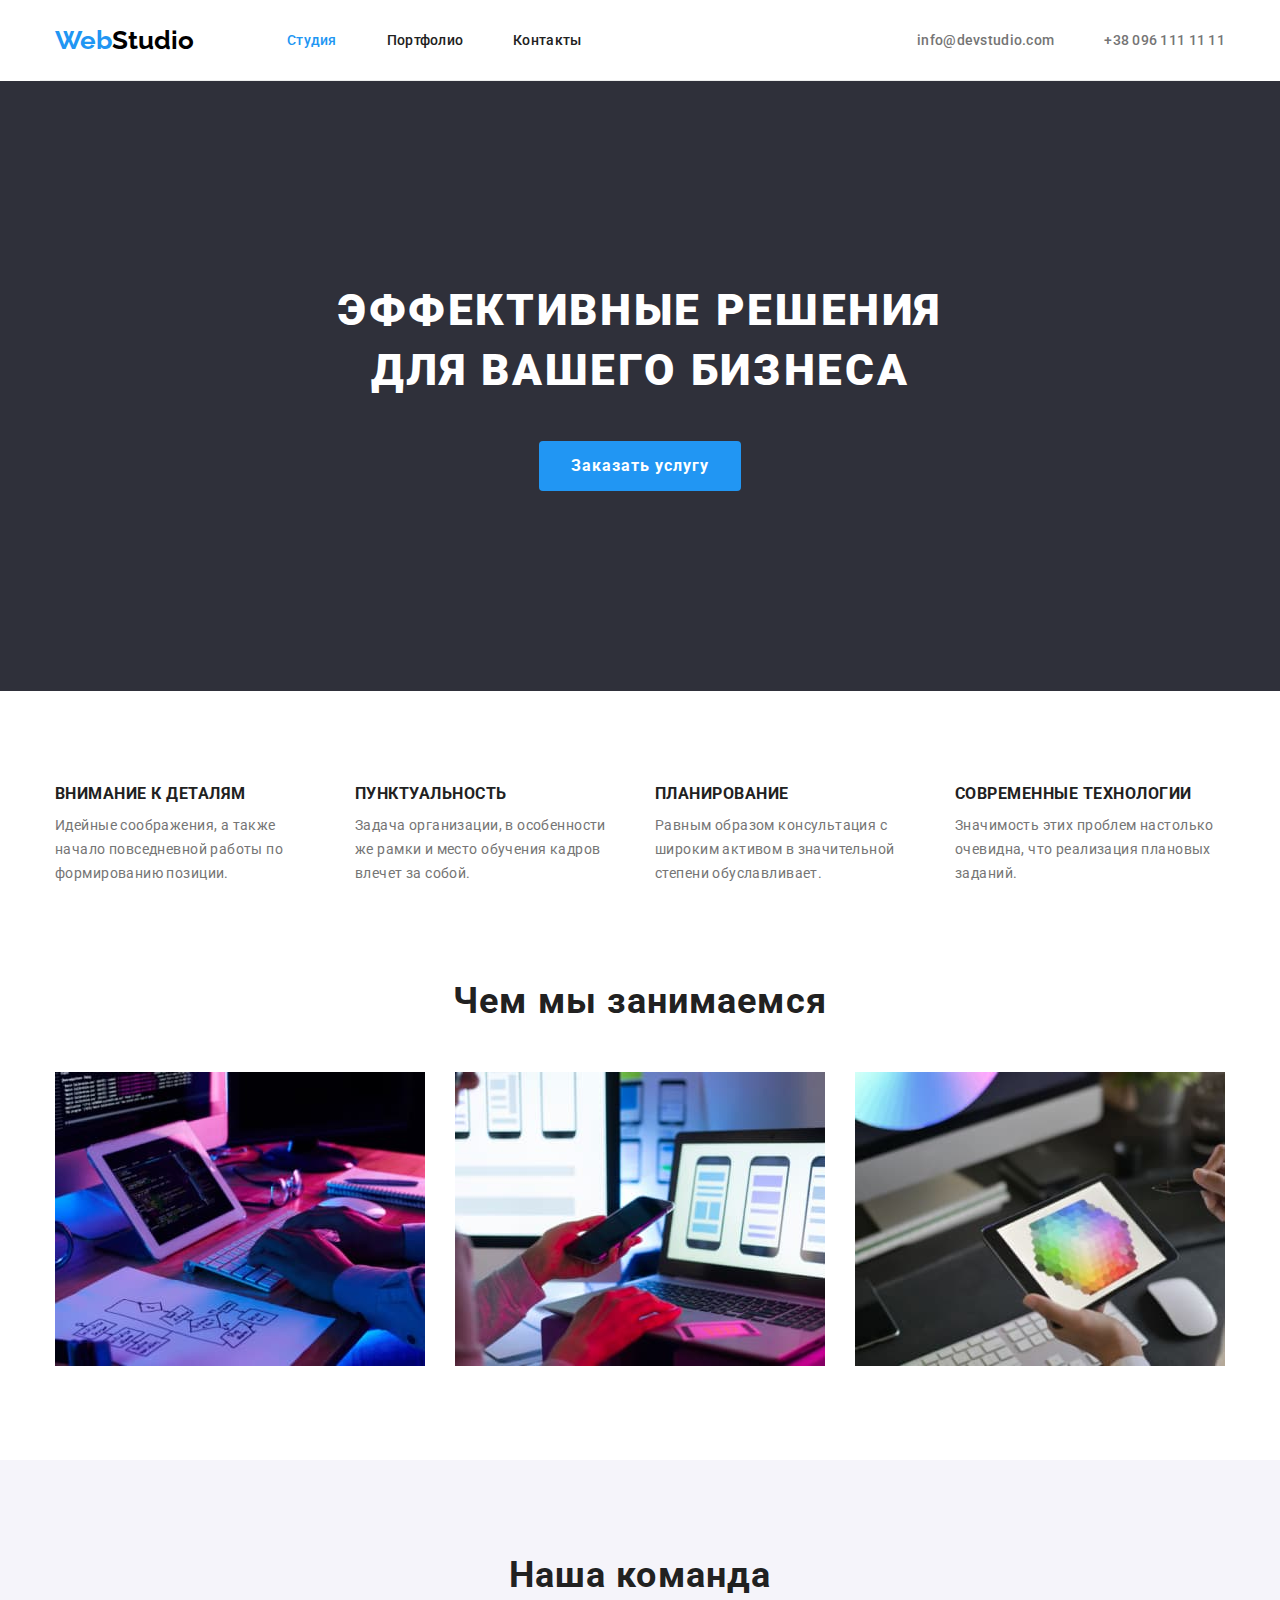
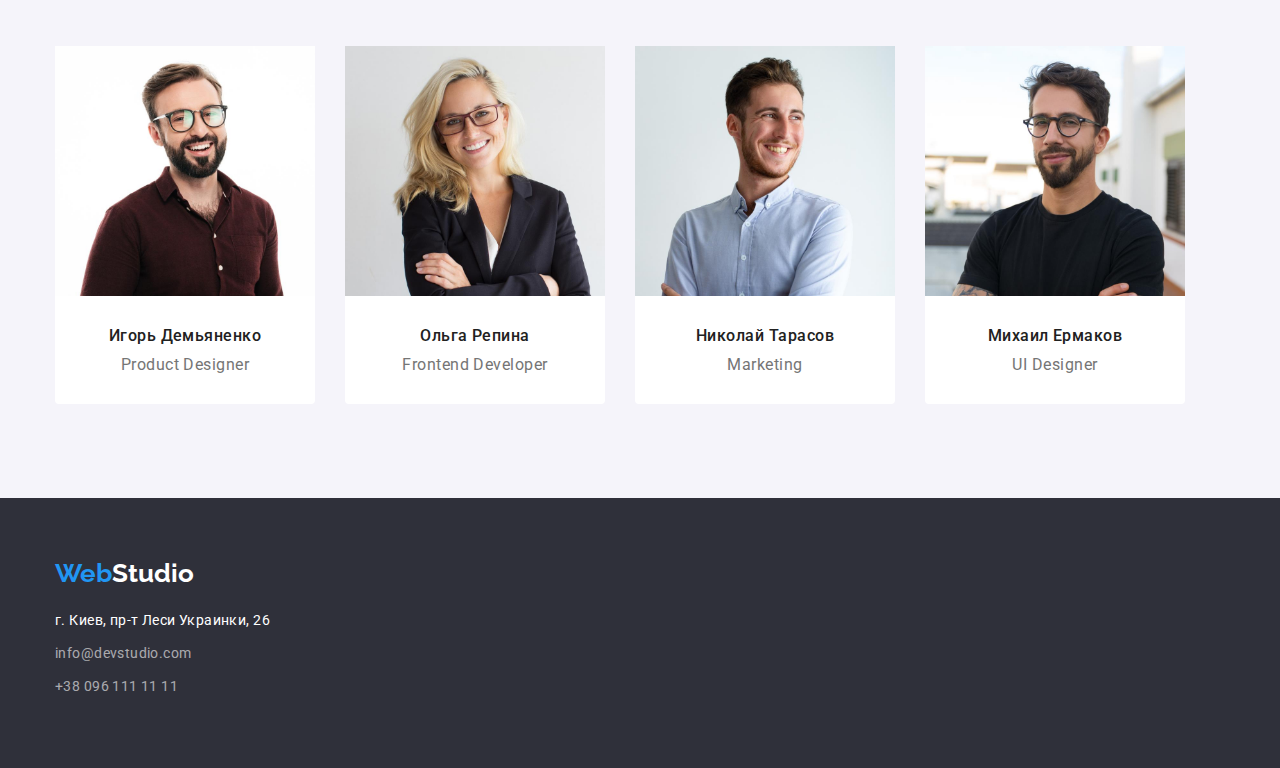
<file: index.html>
<!DOCTYPE html>
<html lang="ru">
<head>
    <meta charset="UTF-8">
    <meta http-equiv="X-UA-Compatible" content="IE=edge">
    <meta name="viewport" content="width=device-width, initial-scale=1.0">
    <title>WebStudio</title>
    <link rel="preconnect" href="https://fonts.gstatic.com">
    <link rel="stylesheet" href="https://fonts.googleapis.com/css2?family=Raleway:wght@700&family=Roboto:wght@400;500;700;900&display=swap">
    <link rel="stylesheet" href="https://cdnjs.cloudflare.com/ajax/libs/modern-normalize/1.0.0/modern-normalize.min.css" />
    <link rel="stylesheet" href="./css/styles.css"> 
</head>

<body>
    <header class="header">
        <div class="container main-nav">
            <!--<nav class="nav-menu"> -->
            <nav class="nav-list">
                <a class="logo" href="./index.html"><span class="web">Web</span>Studio</a>  
                <ul class="site-list list">
                    <li class="item"><a href="" class="link current">Студия</a></li>
                    <li class="item"><a href="./portfolio.html" class="link">Портфолио</a></li>
                    <li class="item"><a href="" class="link">Контакты</a></li>
                </ul> 
            </nav>
            <ul class="contact-list list">
                <li class="item"><a href="mailto:info@devstudio.com" class="link">info@devstudio.com</a></li>
                <li class="item"><a href="tel:+380961111111" class="link">+38 096 111 11 11</a></li>
            </ul>
        </div>
    </header>
    
    <main>
        <!--hero--> 
        <section class="hero"> 
            <div class="container">
                <h1  class="title">Эффективные решения<br>для вашего бизнеса</h1>
                <button type="button" class="order-service">Заказать услугу</button>
            </div>
        </section>
        <!-- Особенности -->
        <section class="features">
            <div class="container">
                <h2 class="title visually-hidden">Особенности</h2>
                <ul class="features-list"> 
                    <li class="item">
                        <h3 class="title">Внимание к деталям</h3>
                        <p class="text">Идейные соображения, а также начало повседневной работы по формированию позиции.</p>
                    </li>
                    <li class="item">
                        <h3 class="title">Пунктуальность</h3>
                        <p class="text">Задача организации, в особенности же рамки и место обучения кадров влечет за собой.</p>
                    </li>
                    <li class="item">
                        <h3 class="title">Планирование</h3>
                        <p class="text">Равным образом консультация с широким активом в значительной степени обуславливает.</p>
                    </li>
                    <li class="item">
                        <h3 class="title">Современные технологии</h3>
                        <p class="text">Значимость этих проблем настолько очевидна, что реализация плановых заданий.</p>
                    </li>
                </ul>
            </div>
        </section>
        <!-- Чем мы занимаемся-->
        <section class="activities">
            <div class="container">
                <h2 class="title">Чем мы занимаемся</h2>
                <ul class="activities-list">
                    <li class="item"><img src="./images/box1.jpg" alt="Кодинг" width="294" class="img"></li>
                    <li class="item"><img src="./images/box2.jpg" alt="Адаптивная вертска" width="294" class="img"></li>
                    <li class="item"><img src="./images/box3.jpg" alt="Дизайн" width="294" class="img"></li>
                </ul>
            </div>
        </section>
        <!-- Наша команда-->
        <section class="team">
            <div class="container">
                <h2 class="title">Наша команда</h2>
                <ul class="team-list">
                    <li class="item">
                        <div class="item-description">
                            <img src="./images/demianenko.jpg" alt="Игорь Демьяненко" width="260" class="img">
                            <div class="team-description">
                                <h3 class="title">Игорь Демьяненко</h3>
                                <p class="text">Product Designer</p>
                            </div>
                        </div>
                    </li>
                    <li class="item">
                        <div class="item-description">
                            <img src="./images/repina.jpg" alt="Ольга Репина" width="260" class="img">
                            <div class="team-description">
                                <h3 class="title">Ольга Репина</h3>
                                <p class="text">Frontend Developer</p>
                            </div>
                        </div>
                    </li>
                    <li class="item">
                        <div class="item-description">
                            <img src="./images/tarasov.jpg" alt="Николай Тарасов" width="260" class="img">
                            <div class="team-description">
                                <h3 class="title">Николай Тарасов</h3>
                                <p class="text">Marketing</p>
                            </div>
                        </div>
                    </li>
                    <li class="item">
                        <div class="item-description">
                            <img src="./images/ermakov.jpg" alt="Михаил Ермаков" width="260" class="img">
                            <div class="team-description">
                                <h3 class="title">Михаил Ермаков</h3>
                                <p class="text">UI Designer</p>
                            </div>
                        </div>
                    </li>
                </ul>
        </div>
        </section>
    </main>

    <footer class="footer">
        <div class="container">
            <a href="./index.html" class="logo"><span class="web">Web</span>Studio</a>
            <address class="footer-address">
                <p class="item-address">г. Киев, пр-т Леси Украинки, 26</p>
                <ul class="footer-address-list">
                    <li class="item"><a href="mailto:info@devstudio.com" class="link item-mail">info@devstudio.com</a></li>
                    <li class="item"><a href="tel:+380961111111" class=" link item-tel">+38 096 111 11 11</a></li>
                </ul>
            </address>
        </div>
    </footer>

</body>
</html>
</file>
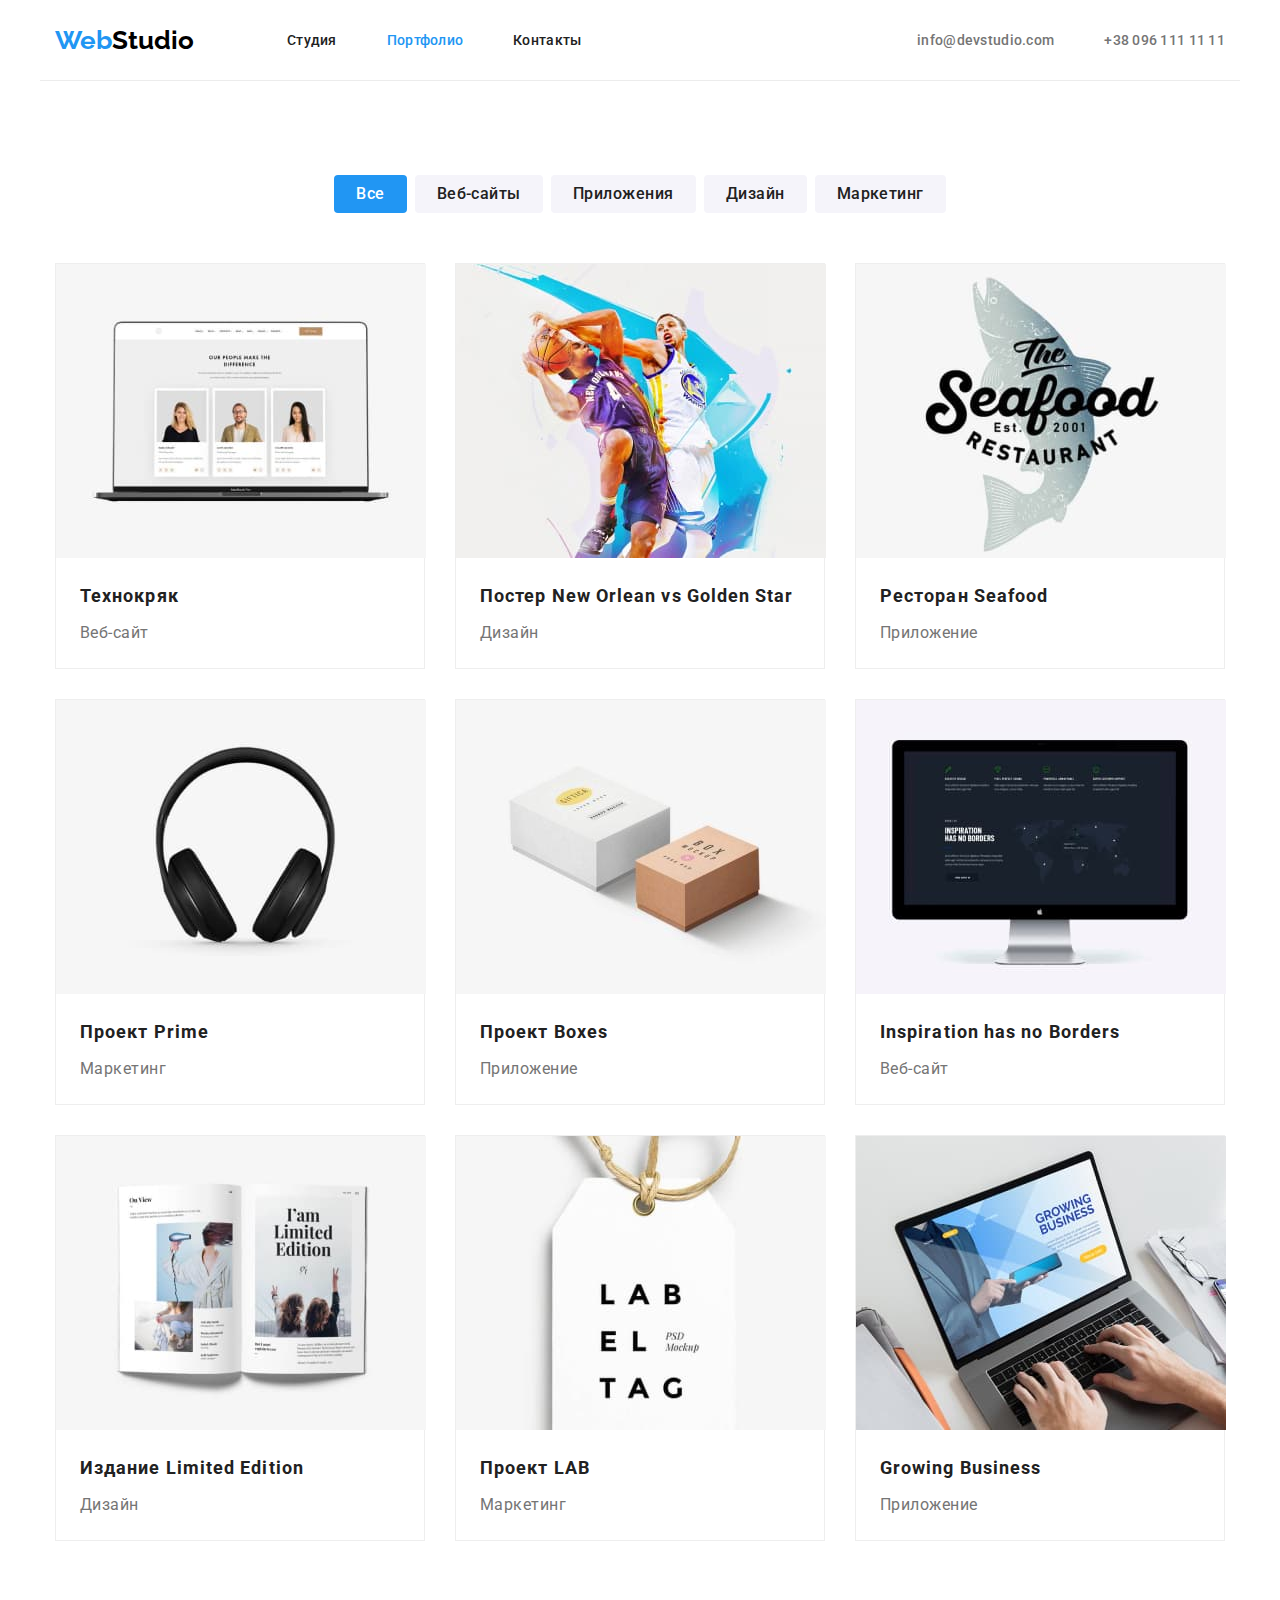
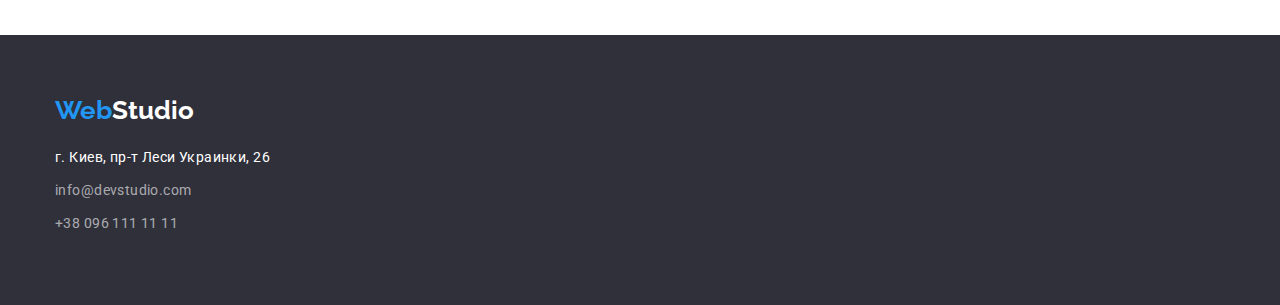
<file: portfolio.html>
<!DOCTYPE html>
<html lang="ru">
<head>
    <meta charset="UTF-8">
    <meta http-equiv="X-UA-Compatible" content="IE=edge">
    <meta name="viewport" content="width=device-width, initial-scale=1.0">
    <title>Портфолио</title>
    <link rel="preconnect" href="https://fonts.gstatic.com">
    <link rel="stylesheet" href="https://fonts.googleapis.com/css2?family=Raleway:wght@700&family=Roboto:wght@400;500;700;900&display=swap">
    <link rel="stylesheet" href="https://cdnjs.cloudflare.com/ajax/libs/modern-normalize/1.0.0/modern-normalize.min.css" />
    <link rel="stylesheet" href="./css/styles.css">
</head>

<body>
    <header class="header">
        <div class="container main-nav">
            <!--<nav class="nav-menu"> -->
            <nav class="nav-list">
                <a class="logo" href="./index.html"><span class="web">Web</span>Studio</a>
                <ul class="site-list list">
                    <li class="item"><a href="./index.html" class="link">Студия</a></li>
                    <li class="item"><a href="./portfolio.html" class="link current">Портфолио</a></li>
                    <li class="item"><a href="" class="link">Контакты</a></li>
                </ul>
            </nav>
            <ul class="contact-list list">
                <li class="item"><a href="mailto:info@devstudio.com" class="link">info@devstudio.com</a></li>
                <li class="item"><a href="tel:+380961111111" class="link">+38 096 111 11 11</a></li>
            </ul>
        </div>
    </header>

    <main>
        <section class="portfolio">
            <div class="container">
                <h1 class="title visually-hidden">Портфолио</h1>
                <ul class="filters">
                    <li class="item"><button type="button" class="filters-button active">Все</button></li>
                    <li class="item"><button type="button" class="filters-button">Веб-сайты</button></li>
                    <li class="item"><button type="button" class="filters-button">Приложения</button></li>
                    <li class="item"><button type="button" class="filters-button">Дизайн</button></li>
                    <li class="item"><button type="button" class="filters-button">Маркетинг</button></li>
                </ul>
                <ul class="projects">
                    <li class="item">
                        <a href="" class="link">
                            <img src="./images/tehnokryak.jpg" alt="Технокряк" width="370" class="img">
                            <div class="projects-description">
                                <h2 class="title">Технокряк</h2>
                                <p class="text">Веб-сайт</p>
                            </div>    
                        </a>
                    </li>
                    <li class="item">
                        <a href="" class="link">
                            <img src="./images/newOrlean.jpg" alt="Постер New Orlean vs Golden Star" width="370" class="img">
                            <div class="projects-description">
                                <h2 class="title">Постер New Orlean vs Golden Star</h2>
                                <p class="text">Дизайн</p>
                            </div>
                        </a>
                    </li>
                    <li class="item">
                        <a href="" class="link">
                            <img src="./images/seafood.jpg" alt="Ресторан Seafood" width="370" class="img">
                            <div class="projects-description">
                                <h2 class="title">Ресторан Seafood</h2>
                                <p class="text">Приложение</p>
                            </div>
                        </a>
                    </li>
                    <li class="item">
                        <a href="" class="link">
                            <img src="./images/prime.jpg" alt="Проект Prime" width="370" class="img">
                            <div class="projects-description">
                                <h2 class="title">Проект Prime</h2>
                                <p class="text">Маркетинг</p>
                            </div>
                        </a>
                    </li>
                    <li class="item">
                        <a href="" class="link">
                            <img src="./images/Boxes.jpg" alt="Проект Boxes" width="370" class="img">
                            <div class="projects-description">
                                <h2 class="title">Проект Boxes</h2>
                                <p class="text">Приложение</p>
                            </div>
                        </a>
                    </li>
                    <li class="item">
                        <a href="" class="link">
                            <img src="./images/inspirationHasNoBorders.jpg" alt="Inspiration has no Borders" width="370" class="img">
                            <div class="projects-description">
                                <h2 class="title">Inspiration has no Borders</h2>
                                <p class="text">Веб-сайт</p>
                            </div>
                        </a>
                    </li>
                    <li class="item">
                        <a href="" class="link">
                            <img src="./images/limitedEdition.jpg" alt="Издание Limited Edition" width="370" class="img">
                            <div class="projects-description">
                                <h2 class="title">Издание Limited Edition</h2>
                                <p class="text">Дизайн</p>
                            </div>
                        </a>
                    </li>
                    <li class="item">
                        <a href="" class="link">
                            <img src="./images/lab.jpg" alt="Проект LAB" width="370" class="img">
                            <div class="projects-description">
                                <h2 class="title">Проект LAB</h2>
                                <p class="text">Маркетинг</p>
                            </div>
                        </a>
                    </li>
                    <li class="item">
                        <a href="" class="link">
                            <img src="./images/growingBusiness.jpg" alt="Growing Business" width="370" class="img">
                            <div class="projects-description">
                                <h2 class="title">Growing Business</h2>
                                <p class="text">Приложение</p>
                            </div>    
                        </a>
                    </li>
                </ul>
            </div>        
        </section>    
    </main>

    <footer class="footer">
        <div class="container">
            <a href="./index.html" class="logo"><span class="web">Web</span>Studio</a>
            <address class="footer-address">
                <p class="item-address">г. Киев, пр-т Леси Украинки, 26</p>
                <ul class="footer-address-list">
                    <li class="item"><a href="mailto:info@devstudio.com" class="link item-mail">info@devstudio.com</a></li>
                    <li class="item"><a href="tel:+380961111111" class=" link item-tel">+38 096 111 11 11</a></li>
                </ul>
            </address>
        </div>
    </footer>

</body>
</html>
</file>
<file: css/styles.css>
:root {
  --primery-text-color: #757575;
  --title-text-color: #212121;
  --accent-color: #2196f3;
  --bg-color: #2f303a;
  --white-color: #ffffff;
  --accent-color-button: #188ce8;
  --bg-color-section: #f5f4fa;
  --black-color: #000000;
  --address-color: rgba(255, 255, 255, 0.6);
  --border-color: #ececec;
  --border-color-item: #eeeeee;
  --font-family-logo: raleway, sans-serif;
  --primery-font-family: roboto, sans-serif;
}

html {
  box-sizing: border-box;
}

*::before,
*::after {
  box-sizing: inherit;
}

body {
  font-family: var(--primery-font-family);
  background: var(--white-color);
  color: var(--primery-text-color);
}

h1,
h2,
h3,
h4,
h5,
h6.p {
  margin-top: 0px;
  margin-bottom: 0px;
}

.container {
  width: 1200px;
  padding-right: 15px;
  padding-left: 15px;
  margin-left: auto;
  margin-right: auto;
}

.title {
  font-weight: 700;
  letter-spacing: 0.03em;
  color: var(--title-text-color);
}

.text {
  font-weight: 400;
  letter-spacing: 0.03em;
  color: var(--primery-text-color);
}
.list {
  margin: 0px;
  padding: 0px;
  list-style: none;
}

.visually-hidden {
  position: absolute;
  width: 1px;
  height: 1px;
  margin: -1px;
  border: 0;
  padding: 0;

  white-space: nowrap;
  clip-path: inset(100%);
  clip: rect(0 0 0 0);
  overflow: hidden;
}

/* header */

.main-nav,
.nav-list {
  display: flex;
  align-items: center;
}

.main-nav {
  border-bottom: 1px solid var(--border-color);
}

.logo {
  font-family: var(--font-family-logo);
  font-weight: 700;
  font-size: 26px;
  line-height: 1.192;
  text-align: left;
  color: var(--black-color);
  text-decoration: none;
}

.nav-list .logo {
  margin-right: 93px;
}

.logo .web {
  color: var(--accent-color);
}

.site-list {
  display: flex;
}

.site-list .item:not(:last-child) {
  margin-right: 50px;
}

.contact-list .link,
.site-list .link {
  display: block;
  padding-top: 32px;
  padding-bottom: 32px;

  text-decoration: none;
  color: var(--title-text-color);
}

.contact-list {
  display: flex;
  margin-left: auto;
}

.contact-list .item:not(:last-child) {
  margin-right: 50px;
}

.site-list,
.contact-list {
  font-weight: 500;
  font-size: 14px;
  line-height: 1.143;
  letter-spacing: 0.02em;
  text-align: left;
}

.contact-list .link {
  color: var(--primery-text-color);
  text-decoration: none;
}

.site-list .link:hover,
.site-list .link:focus,
.site-list .link:active,
.contact-list .link:hover,
.contact-list .link:focus,
.contact-list .link:active {
  color: var(--accent-color);
}

.site-list .current {
  color: var(--accent-color);
}

/* main */

/* hero*/

.hero {
  background-color: var(--bg-color);
  padding-top: 200px;
  padding-bottom: 200px;
}

.hero .container {
  text-align: center;
}

.hero .title {
  margin-bottom: 40px;

  font-weight: 900;
  font-size: 44px;
  line-height: 1.363;
  letter-spacing: 0.06em;
  text-transform: uppercase;

  color: var(--white-color);
}

.hero .order-service {
  border-style: none;
  border-radius: 4px;
  padding-right: 32px;
  padding-left: 32px;
  padding-top: 10px;
  padding-bottom: 10px;
  min-width: 200px;

  font-family: var(--primery-font-family);
  font-style: normal;
  font-weight: 700;
  font-size: 16px;
  line-height: 1.875;
  letter-spacing: 0.06em;
  color: var(--white-color);
  background-color: var(--accent-color);

  cursor: pointer;
}

.hero .order-service:hover,
.hero .order-service:focus .hero .order-service:active {
  background-color: var(--accent-color-button);
}

/* features */
.features {
  padding-top: 94px;
  padding-bottom: 94px;
}

.features .features-list {
  display: flex;
  margin-top: 0px;
  margin-bottom: 0px;
  padding-left: 0px;

  list-style: none;
  font-size: 14px;
  text-align: left;
  letter-spacing: 0.03em;
}

.features-list .item {
  width: 270px;
}

.features-list .item:not(:last-child) {
  margin-right: 30px;
}

.features .title {
  margin-bottom: 10px;
  line-height: 1.143;
  text-transform: uppercase;
}

.features .text {
  margin-top: 0px;
  margin-bottom: 0px;

  line-height: 1.714;
}

/* activities */
.activities {
  padding-bottom: 94px;
}

.activities .title {
  margin-bottom: 50px;

  font-size: 36px;
  line-height: 1.167;
  text-align: center;
}

.activities .activities-list {
  display: flex;
  list-style: none;
  padding-left: 0px;
  margin-top: 0px;
  margin-bottom: 0px;
}

.activities-list .item + .item {
  margin-left: 30px;
}

.activities-list .img {
  display: block;
  width: 370px;
}

/* team */
.team {
  background-color: var(--bg-color-section);
  text-align: center;
  padding-top: 94px;
  padding-bottom: 94px;
}

.team .title {
  margin-bottom: 50px;

  font-size: 36px;
  line-height: 1.171;
}

.team .team-list {
  display: flex;
  list-style: none;
  padding-left: 0px;
  margin-top: 0px;
  margin-bottom: 0px;

  width: 270px;
  font-size: 16px;
}

.team-list .item:not(:last-child) {
  margin-right: 30px;
}

.team-list .item-description {
  border-bottom-right-radius: 4px;
  border-bottom-left-radius: 4px;

  background-color: var(--white-color);
}

.team .img {
  display: block;
}

.team-list .team-description {
  padding-top: 30px;
  padding-bottom: 30px;
}

.team-list .title {
  margin-bottom: 10px;

  font-weight: 500;
  line-height: 1.188;
  font-size: 16px;
}

.team-list .text {
  margin-bottom: 0px;
  margin-top: 0px;

  font-weight: 400;
  line-height: 1.188;
  font-size: 16px;
}

/* footer*/

.footer {
  background-color: var(--bg-color);
  padding-top: 60px;
  padding-bottom: 60px;
}

.footer .logo {
  display: block;
  margin-bottom: 20px;

  color: var(--white-color);
}

.footer-address-list,
.item-address {
  padding-left: 0px;
  margin-top: 0px;
  margin-bottom: 9px;

  font-weight: 400;
  font-size: 14px;
  line-height: 1.714;
  text-align: left;
  letter-spacing: 0.03em;
  font-style: normal;
  list-style: none;
}

.footer-address {
  width: 231px;
}

.footer-address .item-address {
  color: var(--white-color);
}

.footer-address-list .link {
  display: block;
  color: var(--address-color);
  text-decoration: none;
}

.footer-address-list .item-mail {
  margin-bottom: 9px;
}

.footer-address-list .item-mail:hover,
.footer-address-list .item-mail:focus,
.footer-address-list .item-mail:active,
.footer-address-list .item-tel:hover,
.footer-address-list .item-tel:focus,
.footer-address-list .item-tel:active {
  color: var(--accent-color);
}

/* PORTFOLIO*/

.portfolio {
  padding-top: 94px;
  padding-bottom: 94px;
}

.portfolio .filters,
.portfolio .projects {
  display: flex;
  margin-top: 0px;
  margin-bottom: 0px;
  padding-left: 0px;

  list-style: none;
}

.portfolio .filters {
  justify-content: center;
  margin-bottom: 50px;
}

.filters .item:not(:last-child) {
  margin-right: 8px;
}

.portfolio .filters-button {
  padding-top: 6px;
  padding-right: 22px;
  padding-bottom: 6px;
  padding-left: 22px;
  border-radius: 4px;

  font-family: var(--primery-font-family);
  font-weight: 500;
  font-size: 16px;
  line-height: 1.625;
  text-align: center;
  letter-spacing: 0.03em;
  color: var(--title-text-color);
  background-color: var(--bg-color-section);
  border-style: none;
  cursor: pointer;
}

.portfolio .filters-button:hover,
.portfolio .filters-button:focus,
.portfolio .filters-button:active {
  color: var(--white-color);
  background-color: var(--accent-color);
}

.filters .active {
  background-color: var(--accent-color);
  color: var(--white-color);
}

.portfolio .projects {
  flex-wrap: wrap;
}

.projects .item {
  border: 1px solid var(--border-color-item);
  width: 370px;
}

.projects .item {
  margin-bottom: 30px;
  margin-right: 30px;
}
.projects .item:nth-last-child(-n + 3) {
  margin-bottom: 0px;
}
.projects .item:nth-child(3n) {
  margin-right: 0px;
}

.projects .link {
  text-decoration: none;
}

.projects .img {
  display: block;
}

.projects .projects-description {
  padding-top: 20px;
  padding-right: 24px;
  padding-bottom: 20px;
  padding-left: 24px;

  text-align: left;
}

.projects .title {
  margin-bottom: 4px;

  font-size: 18px;
  line-height: 2;
  letter-spacing: 0.06em;
}

.projects .text {
  margin-top: 0px;
  margin-bottom: 0px;

  font-size: 16px;
  line-height: 1.875;
  letter-spacing: 0.03em;
  color: var(--primery-text-color);
}
</file>
